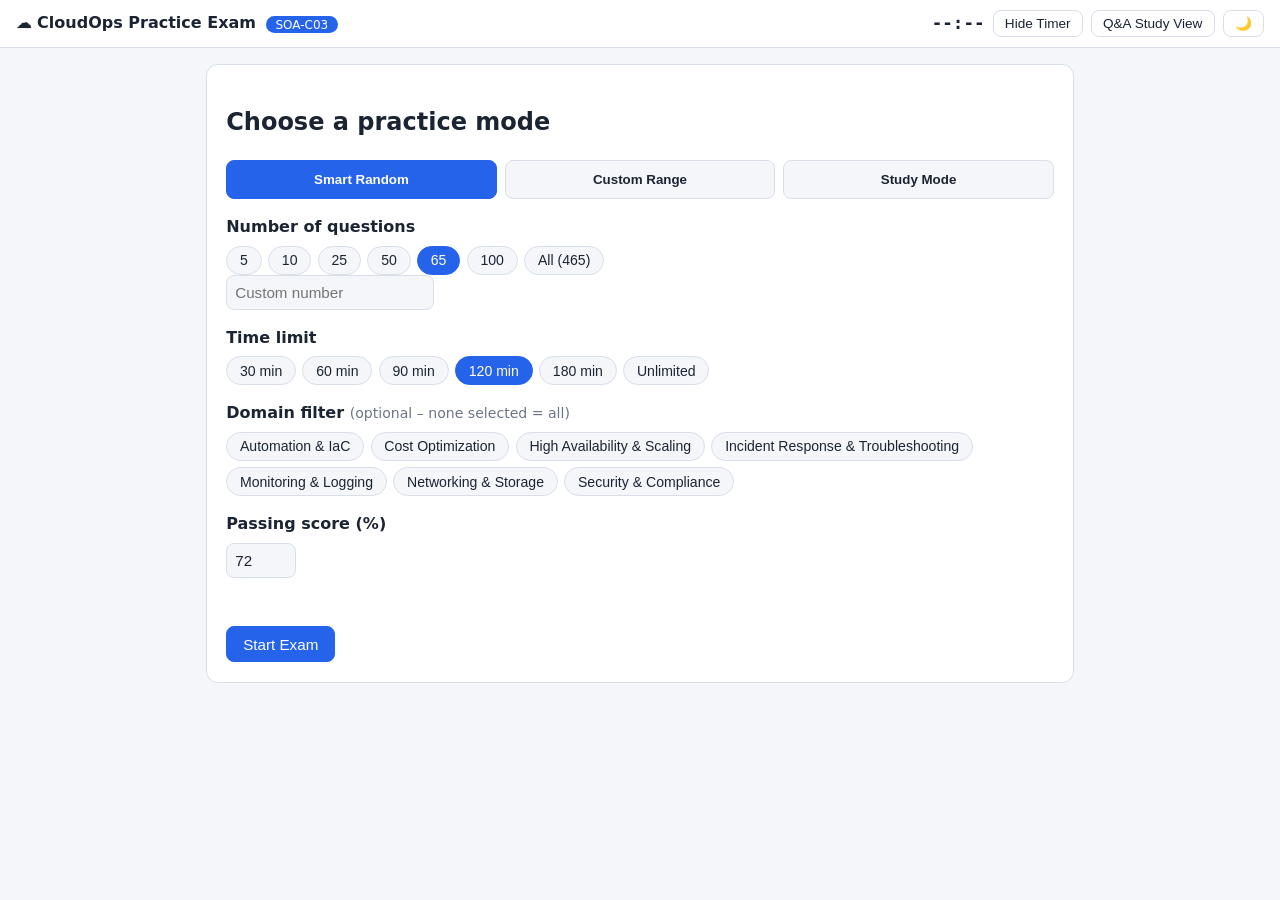
<file: index.html>
<!DOCTYPE html>
<html lang="en">
<head>
<meta charset="UTF-8">
<meta name="viewport" content="width=device-width, initial-scale=1">
<title>CloudOps Practice Exam (SOA-C03)</title>
<link rel="stylesheet" href="styles.css?v=3">
</head>
<body>
<header class="topbar">
  <div class="brand">☁️ <strong>CloudOps Practice Exam</strong> <span class="badge">SOA-C03</span></div>
  <div class="tools">
    <span id="timer" class="timer" aria-live="off">--:--</span>
    <button id="btnTimer" class="btn small" title="Hide/Show timer">Hide Timer</button>
    <button id="btnStudy" class="btn small">Q&amp;A Study View</button>
    <button id="btnTheme" class="btn small" aria-label="Toggle dark mode">🌙</button>
  </div>
</header>

<main>
  <!-- START SCREEN -->
  <section id="screenStart" class="card">
    <h1>Choose a practice mode</h1>
    <div class="tabs" role="tablist">
      <button class="tab active" data-mode="random" role="tab">Smart Random</button>
      <button class="tab" data-mode="range" role="tab">Custom Range</button>
      <button class="tab" data-mode="study" role="tab">Study Mode</button>
    </div>

    <div id="paneRandom" class="pane">
      <label class="lbl">Number of questions</label>
      <div id="countPresets" class="chips"></div>
      <input id="customCount" type="number" min="1" placeholder="Custom number">
    </div>

    <div id="paneRange" class="pane hidden">
      <div class="row">
        <label>From Q# <input id="rangeFrom" type="number" min="1" value="1"></label>
        <label>To Q# <input id="rangeTo" type="number" min="1"></label>
      </div>
      <label class="check"><input id="rangeShuffle" type="checkbox"> Shuffle within the selected range (otherwise sequential)</label>
      <p class="muted" id="rangeHint"></p>
    </div>

    <p id="studyHint" class="study-toggle hidden"><strong>Study Mode:</strong> pick a range of questions (From Q# → To Q#). After each answer you instantly see ✔ right or ✘ wrong, the correct answer and the explanation. No time limit.</p>
    <div id="timeWrap">
      <label class="lbl">Time limit</label>
      <div id="timePresets" class="chips"></div>
    </div>

    <label class="lbl">Domain filter <span class="muted">(optional – none selected = all)</span></label>
    <div id="domainFilters" class="chips"></div>

    <label class="lbl">Passing score (%)</label>
    <input id="passPct" type="number" min="1" max="100" value="72">

    <p id="startError" class="error" role="alert"></p>
    <div class="row">
      <button id="btnStart" class="btn primary">Start Exam</button>
      <button id="btnResume" class="btn hidden">Resume saved session</button>
    </div>
  </section>

  <!-- EXAM SCREEN -->
  <section id="screenExam" class="hidden">
    <div class="card">
      <div class="qmeta">
        <span id="qProgress"></span>
        <span id="qDomain" class="tag"></span>
        <span id="qType" class="tag alt"></span>
      </div>
      <h2 id="qPrompt" class="prompt"></h2>
      <pre id="qCode" class="code hidden"></pre>
      <div id="qOptions" class="options" role="group"></div>
      <button id="btnCheck" class="btn primary hidden">Check Answer</button>
      <div id="qFeedback" class="feedback hidden" role="status" aria-live="polite"></div>
      <div class="nav">
        <button id="btnPrev" class="btn">← Previous</button>
        <button id="btnFlag" class="btn">⚑ Flag for Review</button>
        <button id="btnNext" class="btn">Next →</button>
        <button id="btnSubmit" class="btn danger">Submit Exam</button>
      </div>
    </div>
    <details id="navigator" class="card" open>
      <summary>Question Navigator <span class="muted" id="navStats"></span></summary>
      <div class="legend"><span class="dot answered"></span>Answered <span class="dot flagged"></span>Flagged <span class="dot"></span>Unanswered</div>
      <div id="navGrid" class="grid"></div>
    </details>
  </section>

  <!-- RESULTS SCREEN -->
  <section id="screenResults" class="hidden">
    <div class="card">
      <h1 id="resStatus"></h1>
      <p id="resScore" class="big"></p>
      <p id="resTime" class="muted"></p>
      <h3>Domain breakdown</h3>
      <div id="resDomains"></div>
      <div class="row">
        <button id="btnRetry" class="btn primary">New Exam</button>
      </div>
    </div>
    <div class="card">
      <h3>Detailed review</h3>
      <div class="chips" id="reviewFilters">
        <button class="chip active" data-f="all">All</button>
        <button class="chip" data-f="wrong">Incorrect Only</button>
        <button class="chip" data-f="flag">Flagged Only</button>
      </div>
      <div id="reviewList"></div>
    </div>
  </section>
</main>

<!-- STUDY MODAL -->
<dialog id="studyModal">
  <div class="modalhead">
    <strong>Q&amp;A Study View</strong>
    <input id="studySearch" type="search" placeholder="Search questions…">
    <select id="studyDomain"></select>
    <button id="btnCloseStudy" class="btn small">Close</button>
  </div>
  <div id="studyList" class="studylist"></div>
</dialog>

<script src="questions.js?v=3"></script>
<script src="app.js?v=3"></script>
</body>
</html>
</file>
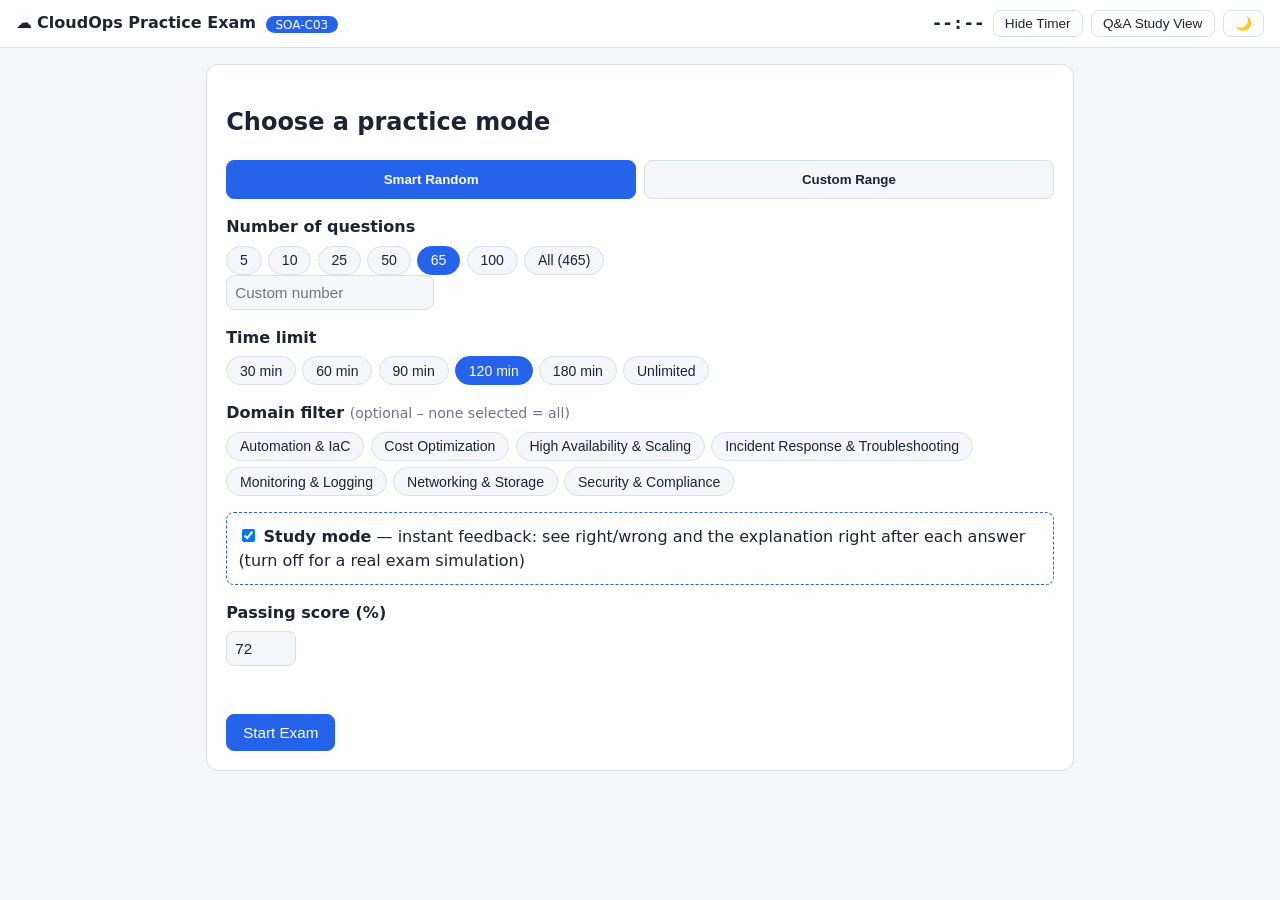
<file: index (1).html>
<!DOCTYPE html>
<html lang="en">
<head>
<meta charset="UTF-8">
<meta name="viewport" content="width=device-width, initial-scale=1">
<title>CloudOps Practice Exam (SOA-C03)</title>
<link rel="stylesheet" href="styles.css">
</head>
<body>
<header class="topbar">
  <div class="brand">☁️ <strong>CloudOps Practice Exam</strong> <span class="badge">SOA-C03</span></div>
  <div class="tools">
    <span id="timer" class="timer" aria-live="off">--:--</span>
    <button id="btnTimer" class="btn small" title="Hide/Show timer">Hide Timer</button>
    <button id="btnStudy" class="btn small">Q&amp;A Study View</button>
    <button id="btnTheme" class="btn small" aria-label="Toggle dark mode">🌙</button>
  </div>
</header>

<main>
  <!-- START SCREEN -->
  <section id="screenStart" class="card">
    <h1>Choose a practice mode</h1>
    <div class="tabs" role="tablist">
      <button class="tab active" data-mode="random" role="tab">Smart Random</button>
      <button class="tab" data-mode="range" role="tab">Custom Range</button>
    </div>

    <div id="paneRandom" class="pane">
      <label class="lbl">Number of questions</label>
      <div id="countPresets" class="chips"></div>
      <input id="customCount" type="number" min="1" placeholder="Custom number">
    </div>

    <div id="paneRange" class="pane hidden">
      <div class="row">
        <label>From Q# <input id="rangeFrom" type="number" min="1" value="1"></label>
        <label>To Q# <input id="rangeTo" type="number" min="1"></label>
      </div>
      <label class="check"><input id="rangeShuffle" type="checkbox"> Shuffle within the selected range (otherwise sequential)</label>
      <p class="muted" id="rangeHint"></p>
    </div>

    <label class="lbl">Time limit</label>
    <div id="timePresets" class="chips"></div>

    <label class="lbl">Domain filter <span class="muted">(optional – none selected = all)</span></label>
    <div id="domainFilters" class="chips"></div>

    <label class="check study-toggle"><input id="studyMode" type="checkbox" checked> <strong>Study mode</strong> — instant feedback: see right/wrong and the explanation right after each answer (turn off for a real exam simulation)</label>

    <label class="lbl">Passing score (%)</label>
    <input id="passPct" type="number" min="1" max="100" value="72">

    <p id="startError" class="error" role="alert"></p>
    <div class="row">
      <button id="btnStart" class="btn primary">Start Exam</button>
      <button id="btnResume" class="btn hidden">Resume saved session</button>
    </div>
  </section>

  <!-- EXAM SCREEN -->
  <section id="screenExam" class="hidden">
    <div class="card">
      <div class="qmeta">
        <span id="qProgress"></span>
        <span id="qDomain" class="tag"></span>
        <span id="qType" class="tag alt"></span>
      </div>
      <h2 id="qPrompt" class="prompt"></h2>
      <pre id="qCode" class="code hidden"></pre>
      <div id="qOptions" class="options" role="group"></div>
      <button id="btnCheck" class="btn primary hidden">Check Answer</button>
      <div id="qFeedback" class="feedback hidden" role="status" aria-live="polite"></div>
      <div class="nav">
        <button id="btnPrev" class="btn">← Previous</button>
        <button id="btnFlag" class="btn">⚑ Flag for Review</button>
        <button id="btnNext" class="btn">Next →</button>
        <button id="btnSubmit" class="btn danger">Submit Exam</button>
      </div>
    </div>
    <details id="navigator" class="card" open>
      <summary>Question Navigator <span class="muted" id="navStats"></span></summary>
      <div class="legend"><span class="dot answered"></span>Answered <span class="dot flagged"></span>Flagged <span class="dot"></span>Unanswered</div>
      <div id="navGrid" class="grid"></div>
    </details>
  </section>

  <!-- RESULTS SCREEN -->
  <section id="screenResults" class="hidden">
    <div class="card">
      <h1 id="resStatus"></h1>
      <p id="resScore" class="big"></p>
      <p id="resTime" class="muted"></p>
      <h3>Domain breakdown</h3>
      <div id="resDomains"></div>
      <div class="row">
        <button id="btnRetry" class="btn primary">New Exam</button>
      </div>
    </div>
    <div class="card">
      <h3>Detailed review</h3>
      <div class="chips" id="reviewFilters">
        <button class="chip active" data-f="all">All</button>
        <button class="chip" data-f="wrong">Incorrect Only</button>
        <button class="chip" data-f="flag">Flagged Only</button>
      </div>
      <div id="reviewList"></div>
    </div>
  </section>
</main>

<!-- STUDY MODAL -->
<dialog id="studyModal">
  <div class="modalhead">
    <strong>Q&amp;A Study View</strong>
    <input id="studySearch" type="search" placeholder="Search questions…">
    <select id="studyDomain"></select>
    <button id="btnCloseStudy" class="btn small">Close</button>
  </div>
  <div id="studyList" class="studylist"></div>
</dialog>

<script src="questions.js"></script>
<script src="app.js"></script>
</body>
</html>
</file>
<file: styles.css>
/* Theme variables — light default, dark via [data-theme="dark"] */
:root{--bg:#f4f6fa;--card:#fff;--text:#1b2433;--muted:#6b7587;--border:#d9dfe9;--primary:#2563eb;--primary-t:#fff;
--ok:#16a34a;--bad:#dc2626;--flag:#f59e0b;--code:#0f172a;--code-t:#e2e8f0}
[data-theme="dark"]{--bg:#0e131b;--card:#171e2a;--text:#e6ebf3;--muted:#93a0b5;--border:#2b3547;--primary:#4f8bff;--primary-t:#fff;--code:#05080d}
*{box-sizing:border-box}
body{margin:0;font-family:system-ui,-apple-system,Segoe UI,Roboto,sans-serif;background:var(--bg);color:var(--text);line-height:1.5}
.topbar{position:sticky;top:0;z-index:10;display:flex;flex-wrap:wrap;gap:.5rem;justify-content:space-between;align-items:center;padding:.6rem 1rem;background:var(--card);border-bottom:1px solid var(--border)}
.tools{display:flex;gap:.5rem;align-items:center;flex-wrap:wrap}
.badge{background:var(--primary);color:var(--primary-t);border-radius:99px;padding:.1rem .6rem;font-size:.75rem;margin-left:.3rem}
.timer{font:600 1.1rem ui-monospace,monospace;min-width:4.5rem;text-align:right}
main{max-width:900px;margin:1rem auto;padding:0 1rem}
.card{background:var(--card);border:1px solid var(--border);border-radius:12px;padding:1.2rem;margin-bottom:1rem}
.hidden{display:none!important}
.btn{border:1px solid var(--border);background:var(--card);color:var(--text);padding:.55rem 1rem;border-radius:8px;cursor:pointer;font-size:.95rem}
.btn:hover:not(:disabled){border-color:var(--primary)}
.btn:disabled{opacity:.45;cursor:not-allowed}
.btn.small{padding:.3rem .7rem;font-size:.85rem}
.btn.primary{background:var(--primary);color:var(--primary-t);border-color:var(--primary)}
.btn.danger{background:var(--bad);color:#fff;border-color:var(--bad)}
.tabs{display:flex;gap:.5rem;margin-bottom:1rem}
.tab{flex:1;padding:.7rem;border:1px solid var(--border);background:var(--bg);color:var(--text);border-radius:8px;cursor:pointer;font-weight:600}
.tab.active{background:var(--primary);color:var(--primary-t);border-color:var(--primary)}
.lbl{display:block;font-weight:600;margin:1rem 0 .4rem}
.chips{display:flex;flex-wrap:wrap;gap:.4rem}
.chip{border:1px solid var(--border);background:var(--bg);color:var(--text);padding:.35rem .8rem;border-radius:99px;cursor:pointer;font-size:.88rem}
.chip.active{background:var(--primary);color:var(--primary-t);border-color:var(--primary)}
input[type=number],input[type=search],select{padding:.5rem;border:1px solid var(--border);border-radius:8px;background:var(--bg);color:var(--text);font-size:.95rem}
.row{display:flex;gap:1rem;flex-wrap:wrap;align-items:center;margin-top:1rem}
.check{display:block;margin-top:.8rem}
.muted{color:var(--muted);font-size:.88rem;font-weight:400}
.error{color:var(--bad);min-height:1.2rem;margin:.8rem 0 0}
.qmeta{display:flex;gap:.5rem;flex-wrap:wrap;align-items:center;color:var(--muted);margin-bottom:.6rem}
.tag{background:var(--bg);border:1px solid var(--border);padding:.1rem .6rem;border-radius:99px;font-size:.8rem}
.tag.alt{border-color:var(--primary);color:var(--primary)}
.prompt{font-size:1.1rem;font-weight:600;margin:.4rem 0 1rem}
.code{background:var(--code);color:var(--code-t);padding:.8rem;border-radius:8px;overflow-x:auto;font:.85rem/1.5 ui-monospace,Consolas,monospace;white-space:pre}
.options{display:flex;flex-direction:column;gap:.6rem}
.opt{display:flex;gap:.7rem;align-items:flex-start;padding:.7rem .9rem;border:1px solid var(--border);border-radius:10px;cursor:pointer;background:var(--bg)}
.opt:hover{border-color:var(--primary)}
.opt.sel{border-color:var(--primary);background:color-mix(in srgb,var(--primary) 14%,var(--card))}
.opt input{margin-top:.3rem}
.nav{display:flex;flex-wrap:wrap;gap:.5rem;margin-top:1.2rem;justify-content:space-between}
summary{cursor:pointer;font-weight:600}
.legend{display:flex;gap:1rem;align-items:center;margin:.6rem 0;font-size:.85rem;color:var(--muted)}
.dot{display:inline-block;width:.8rem;height:.8rem;border-radius:3px;border:1px solid var(--border);margin-right:.3rem}
.dot.answered{background:var(--primary)}.dot.flagged{background:var(--flag)}
.grid{display:grid;grid-template-columns:repeat(auto-fill,minmax(40px,1fr));gap:.4rem;max-height:260px;overflow:auto}
.gq{padding:.4rem 0;border:1px solid var(--border);border-radius:6px;background:var(--bg);color:var(--text);cursor:pointer;font-size:.8rem}
.gq.answered{background:var(--primary);color:var(--primary-t);border-color:var(--primary)}
.gq.flagged{outline:3px solid var(--flag)}
.gq.current{box-shadow:0 0 0 2px var(--text)}
.big{font-size:1.6rem;font-weight:700;margin:.2rem 0}
.bar{height:10px;background:var(--bg);border:1px solid var(--border);border-radius:99px;overflow:hidden}
.bar>i{display:block;height:100%;background:var(--ok)}
.drow{margin:.6rem 0}
.pass{color:var(--ok)}.fail{color:var(--bad)}
.rev{border:1px solid var(--border);border-radius:10px;padding:1rem;margin:.8rem 0;background:var(--bg)}
.rev.ok{border-left:5px solid var(--ok)}.rev.no{border-left:5px solid var(--bad)}
.ropt{padding:.3rem .5rem;border-radius:6px;margin:.2rem 0}
.ropt.correct{background:color-mix(in srgb,var(--ok) 22%,transparent)}
.ropt.wrongsel{background:color-mix(in srgb,var(--bad) 22%,transparent)}
.expl{margin-top:.6rem;font-size:.92rem;color:var(--muted)}
dialog{width:min(900px,95vw);max-height:90vh;border:1px solid var(--border);border-radius:12px;background:var(--card);color:var(--text);padding:0}
dialog::backdrop{background:rgba(0,0,0,.5)}
.modalhead{position:sticky;top:0;display:flex;gap:.5rem;flex-wrap:wrap;align-items:center;padding:.8rem 1rem;background:var(--card);border-bottom:1px solid var(--border)}
.modalhead input{flex:1;min-width:140px}
.studylist{padding:0 1rem 1rem}
@media(max-width:600px){.nav .btn{flex:1 1 45%}.topbar{padding:.5rem}}

/* Study mode: instant feedback */
.study-toggle{margin-top:1rem;padding:.7rem;border:1px dashed var(--primary);border-radius:8px}
#btnCheck{margin-top:1rem}
.opt.correct{border-color:var(--ok);background:color-mix(in srgb,var(--ok) 20%,var(--card))}
.opt.wrongsel{border-color:var(--bad);background:color-mix(in srgb,var(--bad) 20%,var(--card))}
.opt.locked{cursor:default}
.feedback{margin-top:1rem;padding:.9rem 1rem;border-radius:10px;border:1px solid var(--border);border-left:5px solid var(--muted);background:var(--bg)}
.feedback.ok{border-left-color:var(--ok)}.feedback.no{border-left-color:var(--bad)}
.feedback h4{margin:0 0 .3rem}
.feedback.ok h4{color:var(--ok)}.feedback.no h4{color:var(--bad)}
.gq.right{background:var(--ok);color:#fff;border-color:var(--ok)}
.gq.wrong{background:var(--bad);color:#fff;border-color:var(--bad)}
</file>
